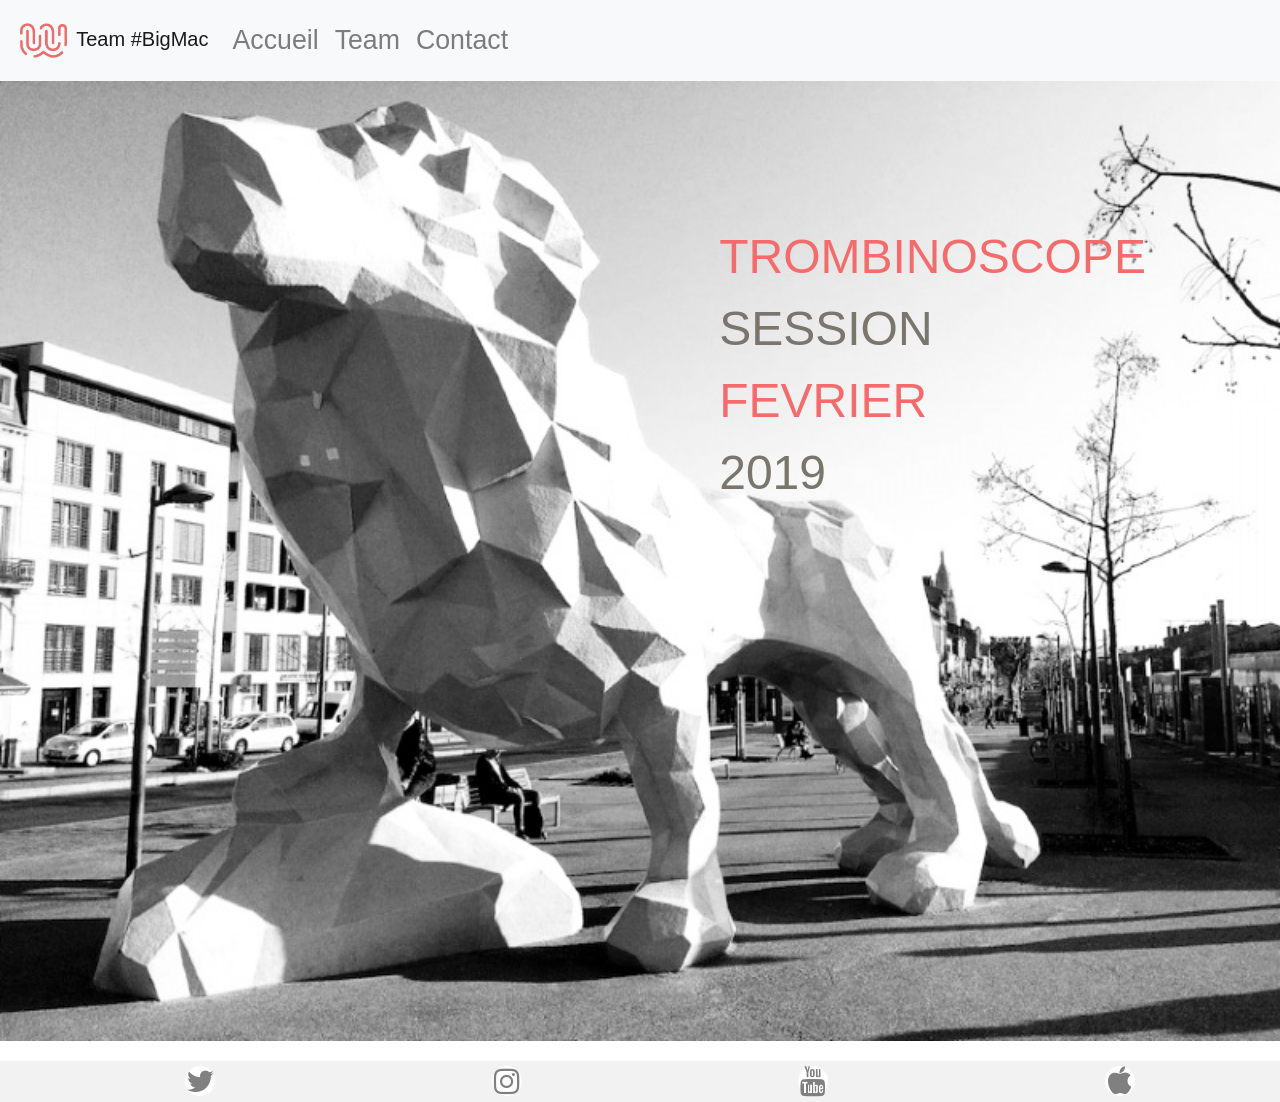
<file: index.html>
<!DOCTYPE html>
<html lang="fr">

<head>
    <meta charset="UTF-8">
    <title>Accueil</title>
    <link rel="stylesheet" href="https://cdnjs.cloudflare.com/ajax/libs/font-awesome/4.7.0/css/font-awesome.min.css">
    <link rel="stylesheet" href="https://stackpath.bootstrapcdn.com/bootstrap/4.3.1/css/bootstrap.min.css"
        integrity="sha384-ggOyR0iXCbMQv3Xipma34MD+dH/1fQ784/j6cY/iJTQUOhcWr7x9JvoRxT2MZw1T" crossorigin="anonymous">
    <link rel="stylesheet" href="accueil.css" />
</head>

<body>

    <header>

        <nav class="navbar navbar-expand-lg navbar-light bg-light">
            <a class="navbar-brand" href="#">
                <img src="logo.png" width="55px" ; height="55px" ; alt="logo-wild">
                <span>Team #BigMac</span>
            </a>
            <button class="navbar-toggler" type="button" data-toggle="collapse" data-target="#navbarNavAltMarkup"
                aria-controls="navbarNavAltMarkup" aria-expanded="false" aria-label="Toggle navigation">
                <span class="navbar-toggler-icon"></span>
            </button>
            <div class="collapse navbar-collapse" id="navbarNavAltMarkup">
                <div class="navbar-nav">
                    <a class="nav-item nav-link" href="#">Accueil</a>
                    <a class="nav-item nav-link" href="trombi.html">Team</a>
                    <a class="nav-item nav-link" href="contact.html">Contact</a>
                </div>
            </div>
        </nav>

    </header>


    <section>
        <div class="fondecran">
            <img class="image-accueil" src="accueil1.jpg" width="100%" ; height="100%" ; alt="image-accueil">
            <p><span>TROMBINOSCOPE</span> SESSION <span>FEVRIER </span>2019</p>
        </div>
    </section>

    <footer>

        <ul>
            <li><a class="fa fa-twitter" href="https://twitter.com/wildcodeschool"></a></li>
            <li><a class="fa fa-instagram" href="https://www.instagram.com/wildcodeschool/"></a></li>
            <li><a class="fa fa-youtube" href="https://www.youtube.com/channel/UCi99G_0QPx5sYsK8zdvQzfw"></a></li>
            <li><a class="fa fa-apple" href="https://www.apple.com/mac/"></a></li>
        </ul>

    </footer>

    <script src="https://code.jquery.com/jquery-3.3.1.slim.min.js"
        integrity="sha384-q8i/X+965DzO0rT7abK41JStQIAqVgRVzpbzo5smXKp4YfRvH+8abtTE1Pi6jizo"
        crossorigin="anonymous"></script>
    <script src="https://cdnjs.cloudflare.com/ajax/libs/popper.js/1.14.7/umd/popper.min.js"
        integrity="sha384-UO2eT0CpHqdSJQ6hJty5KVphtPhzWj9WO1clHTMGa3JDZwrnQq4sF86dIHNDz0W1"
        crossorigin="anonymous"></script>
    <script src="https://stackpath.bootstrapcdn.com/bootstrap/4.3.1/js/bootstrap.min.js"
        integrity="sha384-JjSmVgyd0p3pXB1rRibZUAYoIIy6OrQ6VrjIEaFf/nJGzIxFDsf4x0xIM+B07jRM"
        crossorigin="anonymous"></script>

</body>

</html>
</file>
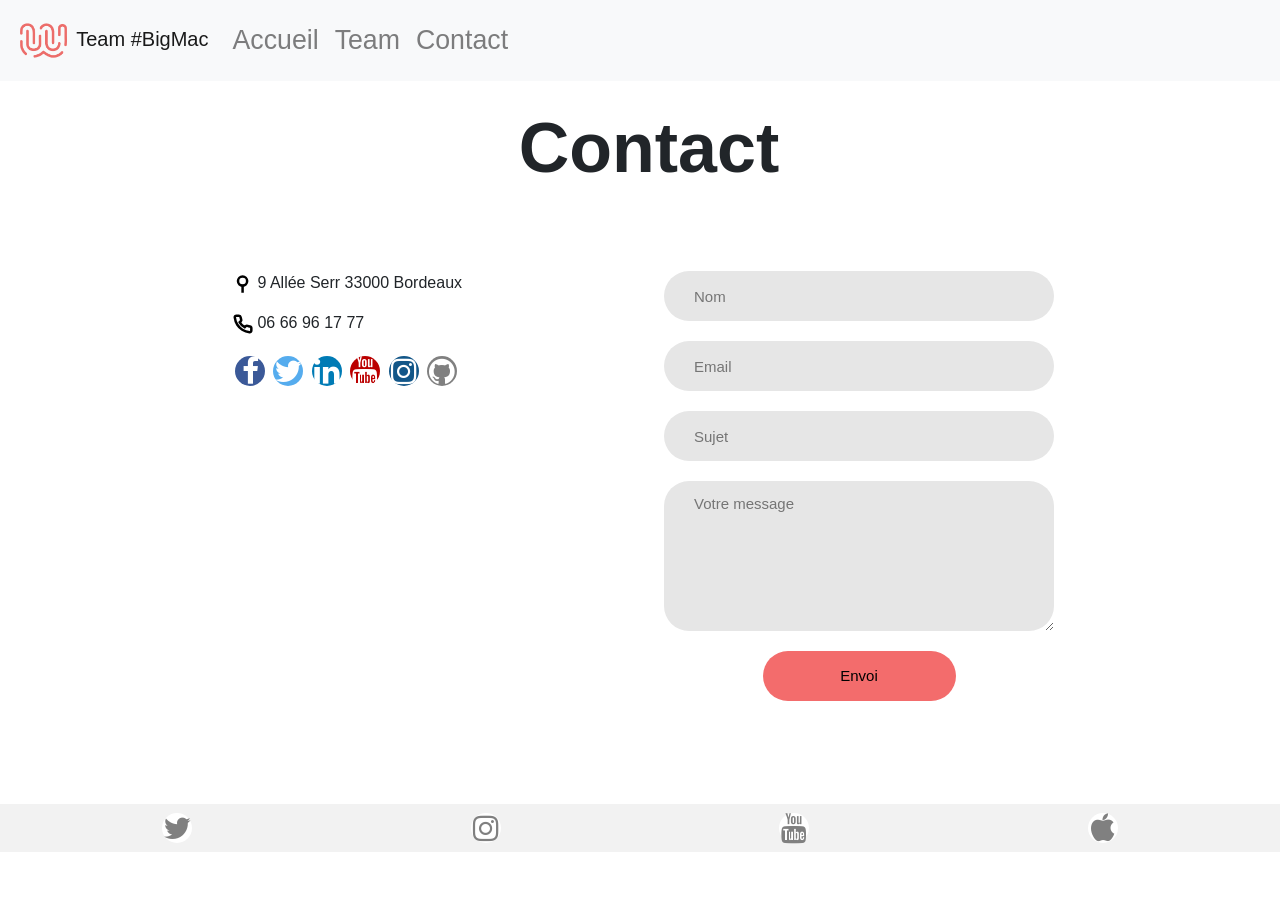
<file: contact.html>
<!DOCTYPE html>
<html lang="fr">

<head>
    <meta charset="UTF-8">
    <meta name="viewport" content="width=device-width, initial-scale=1">
    <title>Contact</title>
    <link rel="stylesheet" href="https://cdnjs.cloudflare.com/ajax/libs/font-awesome/4.7.0/css/font-awesome.min.css">
    <link rel="stylesheet" href="https://stackpath.bootstrapcdn.com/bootstrap/4.3.1/css/bootstrap.min.css"
        integrity="sha384-ggOyR0iXCbMQv3Xipma34MD+dH/1fQ784/j6cY/iJTQUOhcWr7x9JvoRxT2MZw1T" crossorigin="anonymous">
    <link rel="stylesheet" href="contact.css" />
</head>

<body>

    <header>

        <nav class="navbar navbar-expand-lg navbar-light bg-light">
            <a class="navbar-brand" href="#">
                <img src="logo.png" width="55px" ; height="55px" ; alt="logo-wild">
                <span>Team #BigMac</span>
            </a>
            <button class="navbar-toggler" type="button" data-toggle="collapse" data-target="#navbarNavAltMarkup"
                aria-controls="navbarNavAltMarkup" aria-expanded="false" aria-label="Toggle navigation">
                <span class="navbar-toggler-icon"></span>
            </button>
            <div class="collapse navbar-collapse" id="navbarNavAltMarkup">
                <div class="navbar-nav">
                    <a class="nav-item nav-link" href="accueil.html">Accueil</a>
                    <a class="nav-item nav-link" href="trombi.html">Team</a>
                    <a class="nav-item nav-link" href="#">Contact</a>
                </div>
            </div>
        </nav>
    </header>

    <section>
        <div class="container contact">
            <div class=" container-contact">
                <div class="contact-title">
                    <p>Contact</p>
                </div>
                <div class="row">
                    <div class="col-xl-6">
                        <div class="mx-auto">
                            <div class="contact-informations">
                                <p><svg xmlns="http://www.w3.org/2000/svg" width="20" height="20" viewBox="0 0 24 24"
                                        fill="none" stroke="#000000" stroke-width="3" stroke-linecap="square"
                                        stroke-linejoin="arcs">
                                        <circle cx="11.5" cy="8.5" r="5.5" />
                                        <path d="M11.5 14v7" /></svg> 9 Allée Serr 33000 Bordeaux</p>
                                <p><svg xmlns="http://www.w3.org/2000/svg" width="20" height="20" viewBox="0 0 24 24"
                                        fill="none" stroke="#000000" stroke-width="3" stroke-linecap="square"
                                        stroke-linejoin="arcs">
                                        <path
                                            d="M22 16.92v3a2 2 0 0 1-2.18 2 19.79 19.79 0 0 1-8.63-3.07 19.5 19.5 0 0 1-6-6 19.79 19.79 0 0 1-3.07-8.67A2 2 0 0 1 4.11 2h3a2 2 0 0 1 2 1.72 12.84 12.84 0 0 0 .7 2.81 2 2 0 0 1-.45 2.11L8.09 9.91a16 16 0 0 0 6 6l1.27-1.27a2 2 0 0 1 2.11-.45 12.84 12.84 0 0 0 2.81.7A2 2 0 0 1 22 16.92z">
                                        </path>
                                    </svg> 06 66 96 17 77</p>
                                <a href="https://www.facebook.com/wildcodeschool/" class="fa fa-facebook"></a> <a
                                    href="https://twitter.com/wildcodeschool" class="fa fa-twitter"></a> <a
                                    href="https://www.linkedin.com/school/wild-code-school?pathWildcard=10387519"
                                    class="fa fa-linkedin"></a> <a
                                    href="https://www.youtube.com/channel/UCi99G_0QPx5sYsK8zdvQzfw"
                                    class="fa fa-youtube"></a> <a href="https://www.instagram.com/wildcodeschool/"
                                    class="fa fa-instagram"></a> <a href="https://github.com/WildCodeSchool"
                                    class="fa fa-github"></a>
                            </div>
                            <br>
                            <div class="map">
                                <iframe
                                    src="https://www.google.com/maps/embed?pb=!1m18!1m12!1m3!1d2829.0301875504165!2d-0.5630998844633089!3d44.84131857909848!2m3!1f0!2f0!3f0!3m2!1i1024!2i768!4f13.1!3m3!1m2!1s0xd55262da405554f%3A0x5a26a7039ce944d6!2s9+All%C3%A9e+Serr%2C+33072+Bordeaux!5e0!3m2!1sfr!2sfr!4v1551782339385"
                                    width="370" height="215" frameborder="0" style="border:0" allowfullscreen></iframe>
                            </div>
                        </div>
                    </div>

                    <div class="col-xl-6">
                        <div class="mx-auto">
                            <form class="contact1-form validate-form">


                                <div class="wrap-input1 validate-input" data-validate="Name is required">
                                    <input class="input1" type="text" name="name" placeholder="Nom">
                                    <span class="shadow-input1"></span>
                                </div>

                                <div class="wrap-input1 validate-input"
                                    data-validate="Valid email is required: ex@abc.xyz">
                                    <input class="input1" type="text" name="email" placeholder="Email">
                                    <span class="shadow-input1"></span>
                                </div>

                                <div class="wrap-input1 validate-input" data-validate="Subject is required">
                                    <input class="input1" type="text" name="subject" placeholder="Sujet">
                                    <span class="shadow-input1"></span>
                                </div>

                                <div class="wrap-input1 validate-input" data-validate="Message is required">
                                    <textarea class="input1" name="message" placeholder="Votre message"></textarea>
                                    <span class="shadow-input1"></span>
                                </div>

                                <div class="container-contact1-form-btn">
                                    <button class="contact1-form-btn">
                                        <span>
                                            Envoi
                                        </span>
                                    </button>
                                </div>
                        </div>
                    </div>
                </div>
            </div>
        </div>
    </section>

    <footer>

        <ul>
            <li><a class="fa fa-twitter" href="https://twitter.com/wildcodeschool"></a></li>
            <li><a class="fa fa-instagram" href="https://www.instagram.com/wildcodeschool/"></a></li>
            <li><a class="fa fa-youtube" href="https://www.youtube.com/channel/UCi99G_0QPx5sYsK8zdvQzfw"></a></li>
            <li><a class="fa fa-apple" href="https://www.apple.com/mac/"></a></li>
        </ul>

    </footer>

    <script src="https://code.jquery.com/jquery-3.3.1.slim.min.js"
        integrity="sha384-q8i/X+965DzO0rT7abK41JStQIAqVgRVzpbzo5smXKp4YfRvH+8abtTE1Pi6jizo"
        crossorigin="anonymous"></script>
    <script src="https://cdnjs.cloudflare.com/ajax/libs/popper.js/1.14.7/umd/popper.min.js"
        integrity="sha384-UO2eT0CpHqdSJQ6hJty5KVphtPhzWj9WO1clHTMGa3JDZwrnQq4sF86dIHNDz0W1"
        crossorigin="anonymous"></script>
    <script src="https://stackpath.bootstrapcdn.com/bootstrap/4.3.1/js/bootstrap.min.js"
        integrity="sha384-JjSmVgyd0p3pXB1rRibZUAYoIIy6OrQ6VrjIEaFf/nJGzIxFDsf4x0xIM+B07jRM"
        crossorigin="anonymous"></script>

</body>

</html>
</file>
<file: accueil.css>
body, html {
    height: 100%;
    font-family: 'Trebuchet MS', Helvetica, sans-serif;
}

html, .image-accueil{
    font-size: 11px;
    
}

@media screen and (min-width: 400px) {
    html, footer {
        font-size: 13px;
    }
}
@media screen and (min-width: 640px) {
    html, footer {
        font-size: 16px;
    }
}



.marquee{
    color:rgb(96, 96, 148);
    font-size: 27px;
  }
  
    
.image-accueil{
    width:100%;	
}
  
.titresuper {
    font-size: 3.4rem;
    color:red;
}
    
.navbar-nav{
    font-size: 167%;
}

.bg-dark {
    background-color: lightsteelblue;
}

        
.fondecran{
    position: relative;
    margin-bottom: 20px;
    
}
.fondecran p {
    margin: auto;
    position:absolute;
    left: 64%;
    top: 25%;
    width: 11%;
    margin-left: -100px; /* Cette valeur doit être la moitié négative de la valeur du width */
    margin-top: -100px; /* Cette valeur doit être la moitié négative de la valeur du height */
    font-size: 300%; /* 3rem*/
    color:rgb(122, 117, 109);
    box-shadow: 15%;
}



.wildlogo{
    position: absolute;
    font-size: 24px;
    z-index: 2;
    width: 11%;
    height:10px; 
}

@media screen and (min-width:992px){
    .wildlogo, footer{
        right: 0px;
        font-size: 12px;
    }
}

.navbar a:hover {  
   font-weight: bold;
   font-size: 120%;
}

 
html{
    margin-left:0px;
    margin-right:0px;
    margin-top:0px;
    margin-bottom:0px;
} 

.fondecran span{
    color:#F36C6C;
    text-shadow: 45px;
}

  /*------------------------------------------------------------------
[ Footer ]*/

footer { 
    text-align: center;
    position: relative;
    width: 100%;
    background-color: #f2f2f2;
    }
    
    li {
    text-align: center;
    display: inline-block;
    width: 300px;
    }
    
    ul {
      font-size:200%;
    }

    footer .fa {
        font-size: 30px;
        width: 30px;
        text-align: center;
        text-decoration: none;
        margin: 5px 2px;
        border-radius: 50%;
        background: white;
        color : grey;
    }
      
    footer .fa:hover {
        font-size : 35px;
        text-decoration: none;
    }


    @media screen and (max-width: 200px) {
        .fondecran p {
            font-size: 48px;
            top:22%;
        }
    }

    @media screen and (max-width: 200px) {
        footer li {
            font-size: 123px;
            top:34522%;
            text-align: center;
            display: inline-block;
            width: 300px;
            color: #F36C6C       
            }
        }
</file>
<file: contact.css>
* {
	margin: 0px; 
	padding: 0px; 
	box-sizing: border-box;
}

body, html {
    height: 100%;
    font-family: 'Trebuchet MS', Helvetica, sans-serif;
}

/*---------------------------------------------*/
input {
	outline: none;
	border: none;
}

textarea {
  outline: none;
  border: none;
}

/*---------------------------------------------*/
button {
	outline: none !important;
	border: none;
	background: transparent;
}

button:hover {
	cursor: pointer;
}

iframe {
	border: none !important;
}

/*//////////////////////////////////////////////////////////////////
[ Contact]*/
.contact {
    width: 100%;
    min-height: 100%;
    padding: 15px;
    display: flex;
    flex-wrap: wrap;
    justify-content: center;
    align-items: center;
}

.container-contact {
    width: 1163px;
    background: #fff;
    border-radius: 10px;
    overflow: hidden;
    flex-wrap: wrap;
    justify-content: space-between;
    align-items: center;
  
    padding: 0px 130px 88px 148px;
}

.contact-pic img {
  max-width: 100%;
}

.contact-form-title {
    display: block;
    font-weight: bold;
    font-size: 15px;
    line-height: 1.2;
    text-align: center;
    padding-bottom: 44px;
}

/*//////////////////////////////////////////////////////////////////
[ Formulaire ]*/
.contact1-form {
    width: 390px;
}
  
.contact1-form-title {
    display: block;
    font-size: 24px;
    color: #333333;
    line-height: 1.2;
    text-align: center;
    padding-bottom: 44px;
}
  
input.input1 {
    height: 50px;
    border-radius: 25px;
    padding: 0 30px;
}

input.input1 + .shadow-input1 {
    border-radius: 25px;
}
  
textarea.input1 {
    min-height: 150px;
    border-radius: 25px;
    padding: 12px 30px;
}

textarea.input1 + .shadow-input1 {
    border-radius: 25px;
}

.container-contact1-form-btn {
      display: flex;
      justify-content: center;
}
  
.contact1-form-btn {
    text-align: center;
    min-width: 193px;
    height: 50px;
    border-radius: 25px;
    background: #f36c6c;
    font-size: 15px;
    line-height: 1.5;
}
  
/*---------------------------------------------*/
.wrap-input1 {
    position: relative;
    width: 100%;
    z-index: 1;
    margin-bottom: 20px;
}
  
.input1 {
    display: block;
    width: 100%;
    background: #e6e6e6;
    font-size: 15px;
    line-height: 1.5;
    color: #666666;
}

.contact-title
{
    position: relative;
    margin-bottom: 70px;
    text-align: center;
    font-size: 70px;
    font-weight: bold;
}

   /*------------------------------------------------------------------
[ Boutons Réseaux sociaux ]*/

.fa {
    font-size: 30px;
    width: 30px;
    text-align: center;
    text-decoration: none;
    margin: 5px 2px;
    border-radius: 50%;
}
  
.fa:hover {
    text-decoration: none;
    background: white;
}

.fa-facebook {
    background: #3B5998;
    color: white;
}

.fa-twitter {
    background: #55ACEE;
    color: white;
}

.fa-linkedin {
    background: #007bb5;
    color: white;
}

.fa-youtube {
    background: #bb0000;
    color: white;
}

.fa-instagram {
    background: #125688;
    color: white;
}

.fa-github {
    background: grey;
    color: white;
  }


  /*------------------------------------------------------------------
[ Responsive ]*/

@media (max-width: 768px) {
    .map {
        display: none;
    }

    .contact1-form {
        width: 100%;
      }

}


@media screen and (min-width:992px){
    .wildlogo{
        right: -46px;  
    }
}

@media screen and (min-width: 400px) {
    html {
        font-size: 13px;
    }
}
@media screen and (min-width: 640px) {
    html {
        font-size: 16px;
    }
}

  /*------------------------------------------------------------------
[ Navbar ]*/

.navbar a:hover { 
    font-weight: bold;
    font-size: 120%;
 }

 .navbar-nav {
    font-size: 167%;
}

  /*------------------------------------------------------------------
[ Footer ]*/

footer { 
    text-align: center;
    position: relative;
    width: 100%;
    background-color: #f2f2f2;
    }
    
    li {
    text-align: center;
    display: inline-block;
    width: 300px;
    color: #F36C6C;
    }
    
    ul {
      font-size:200%;
    }

    a {
        color : #F36C6C;
    }

footer .fa {
    background: white;
    color : grey;
}

footer .fa:hover {
    font-size: 35px;
    text-decoration: none;
}
</file>
